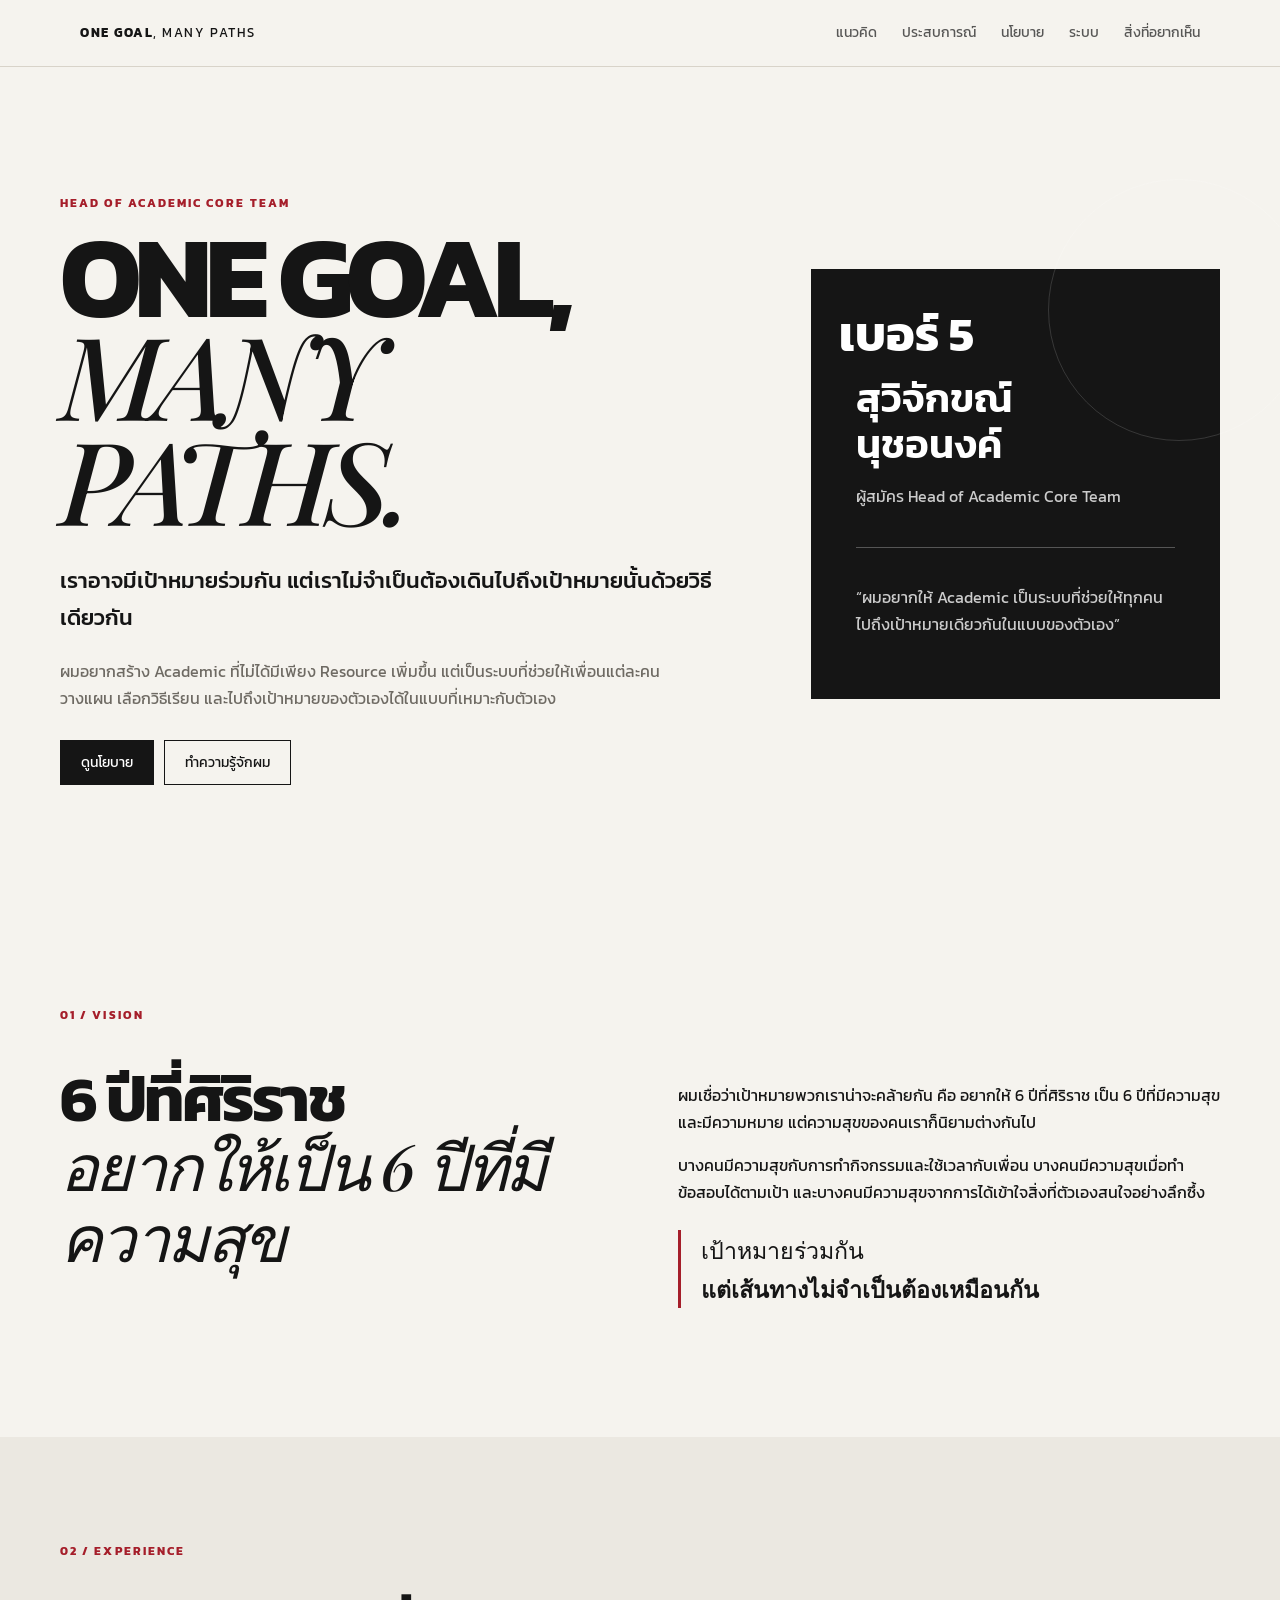
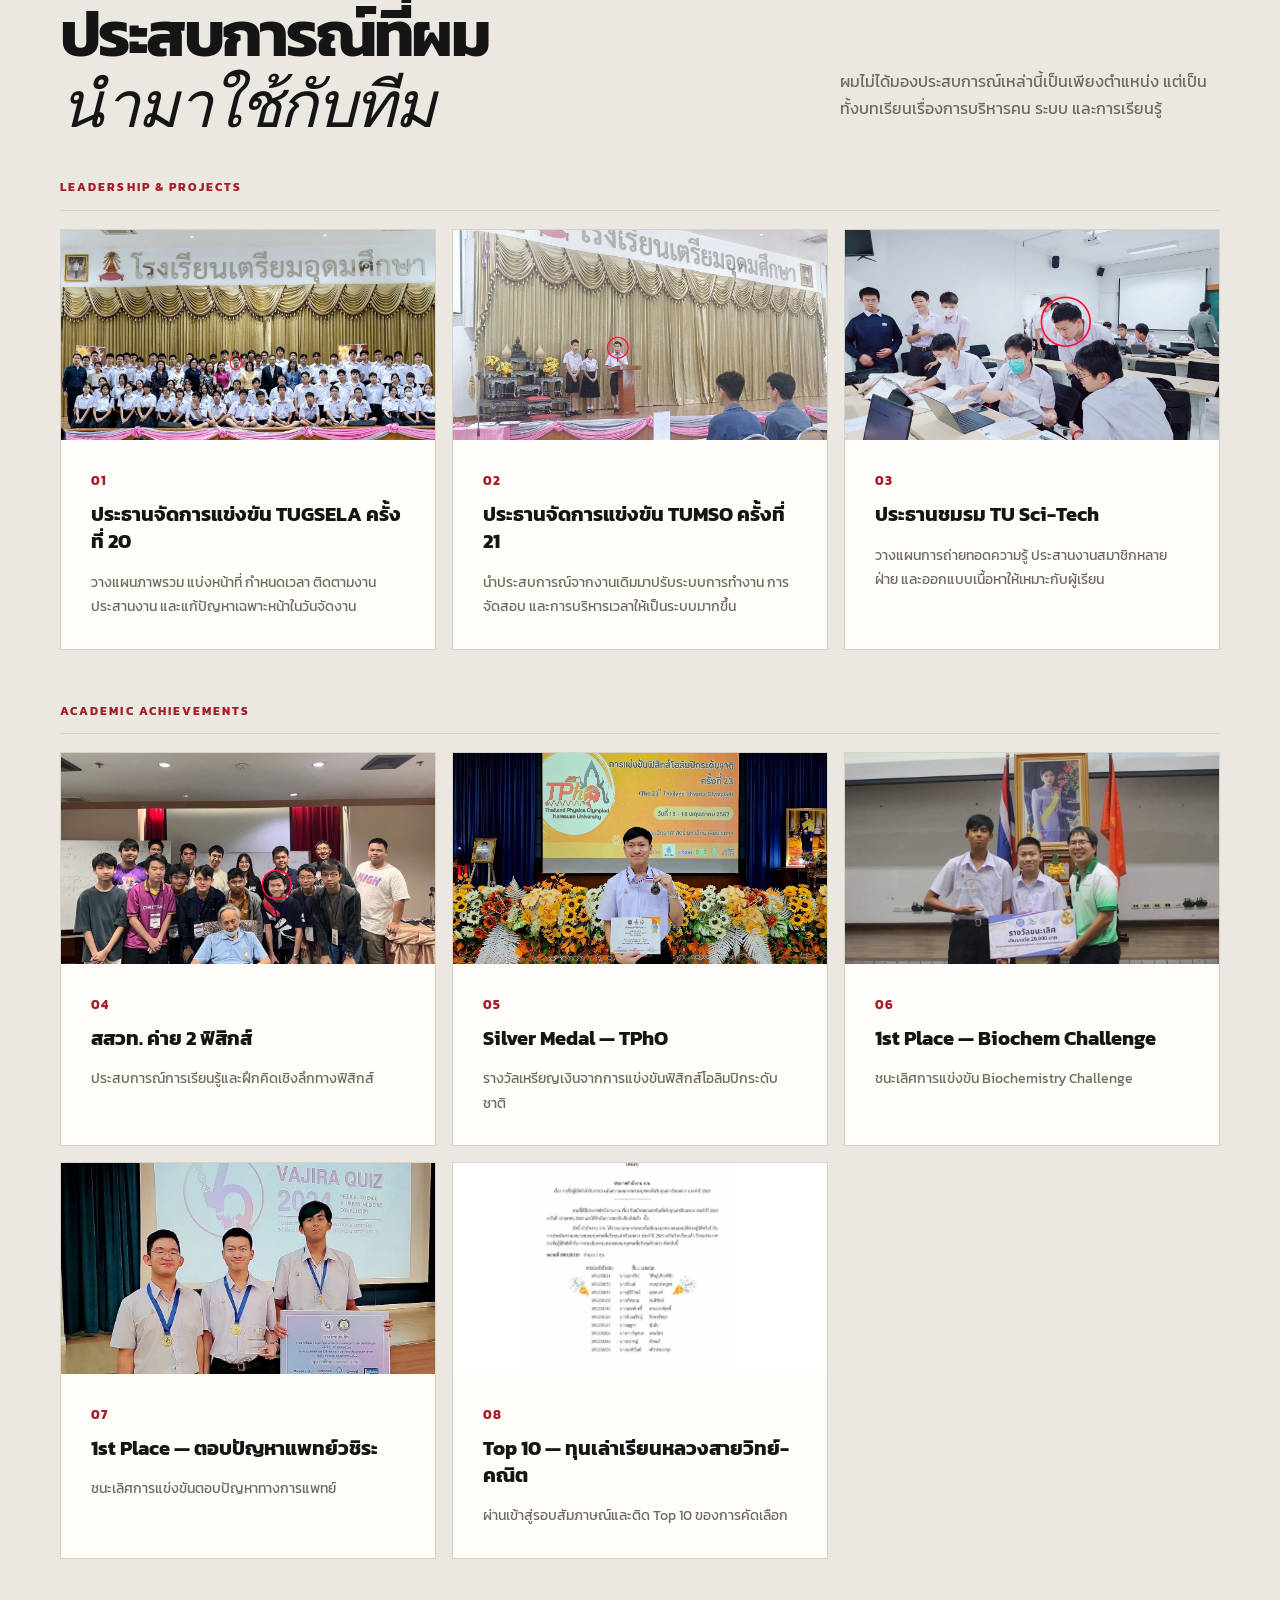
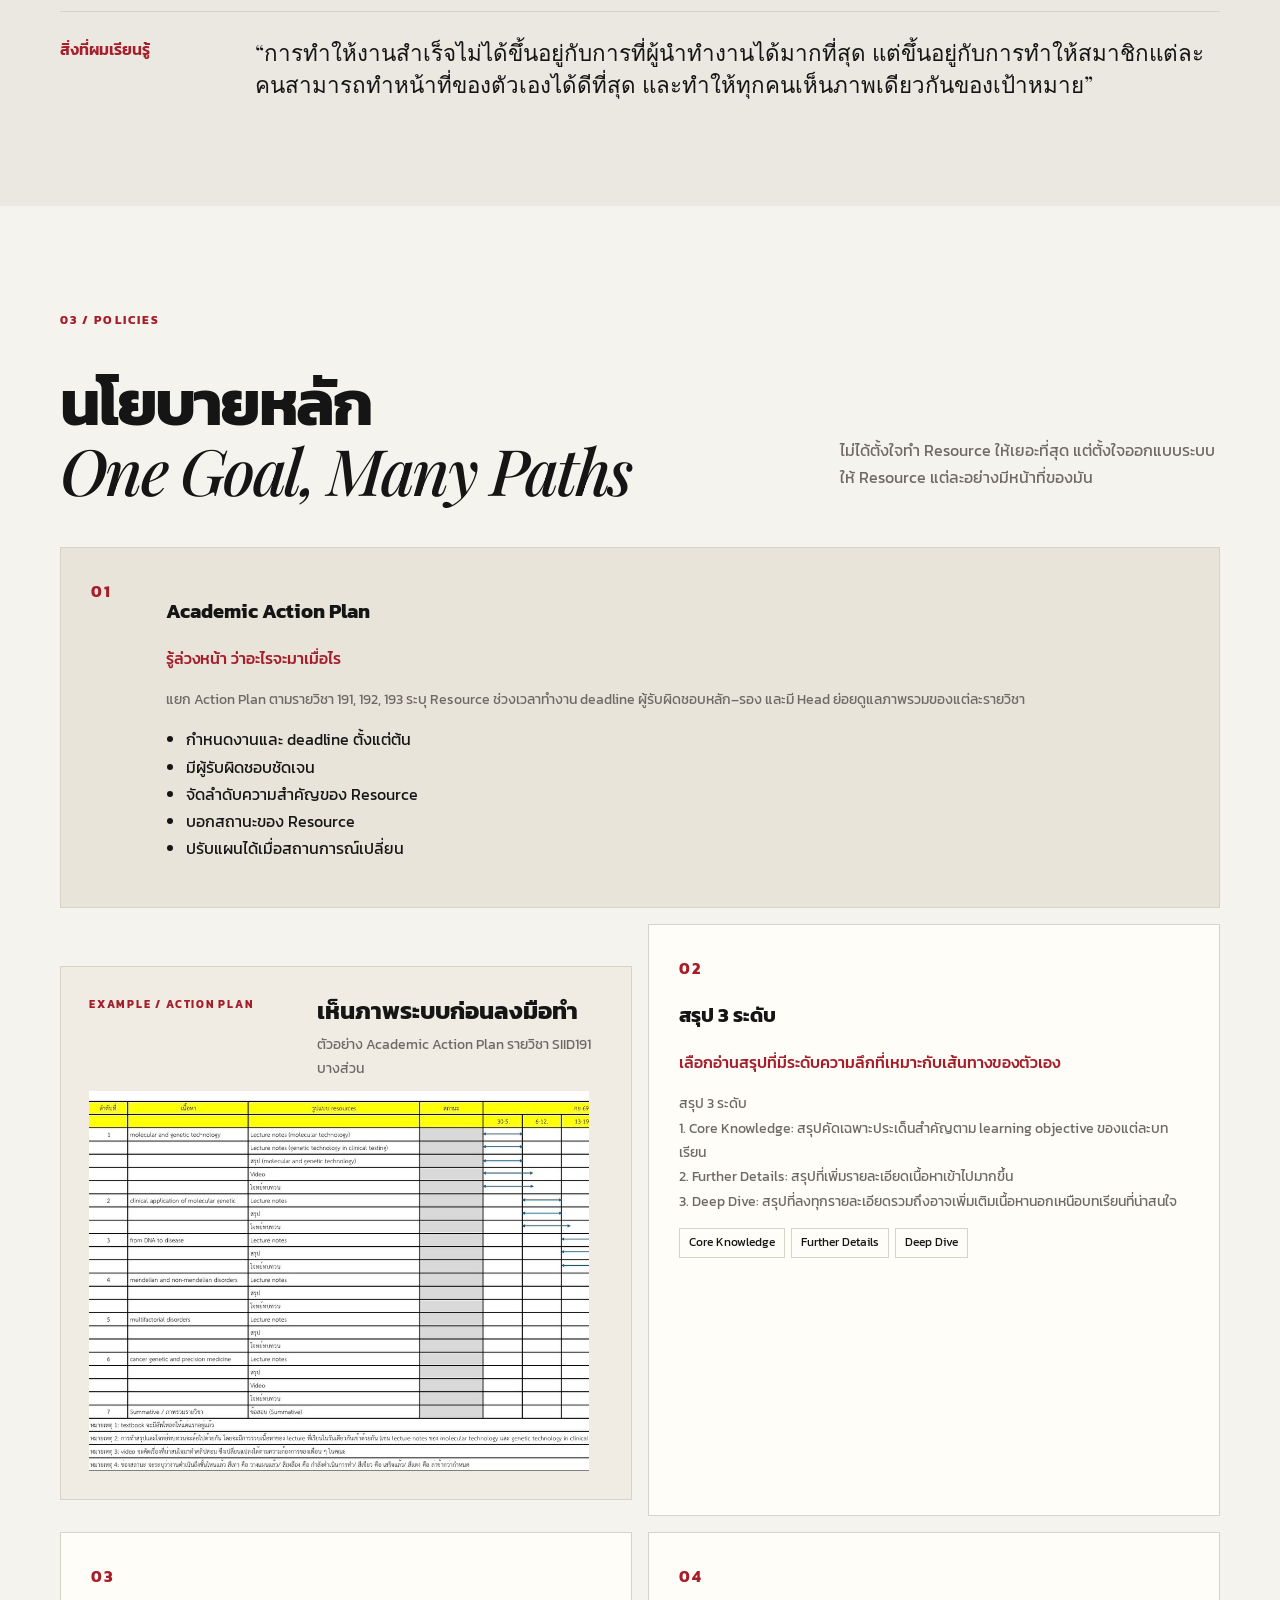
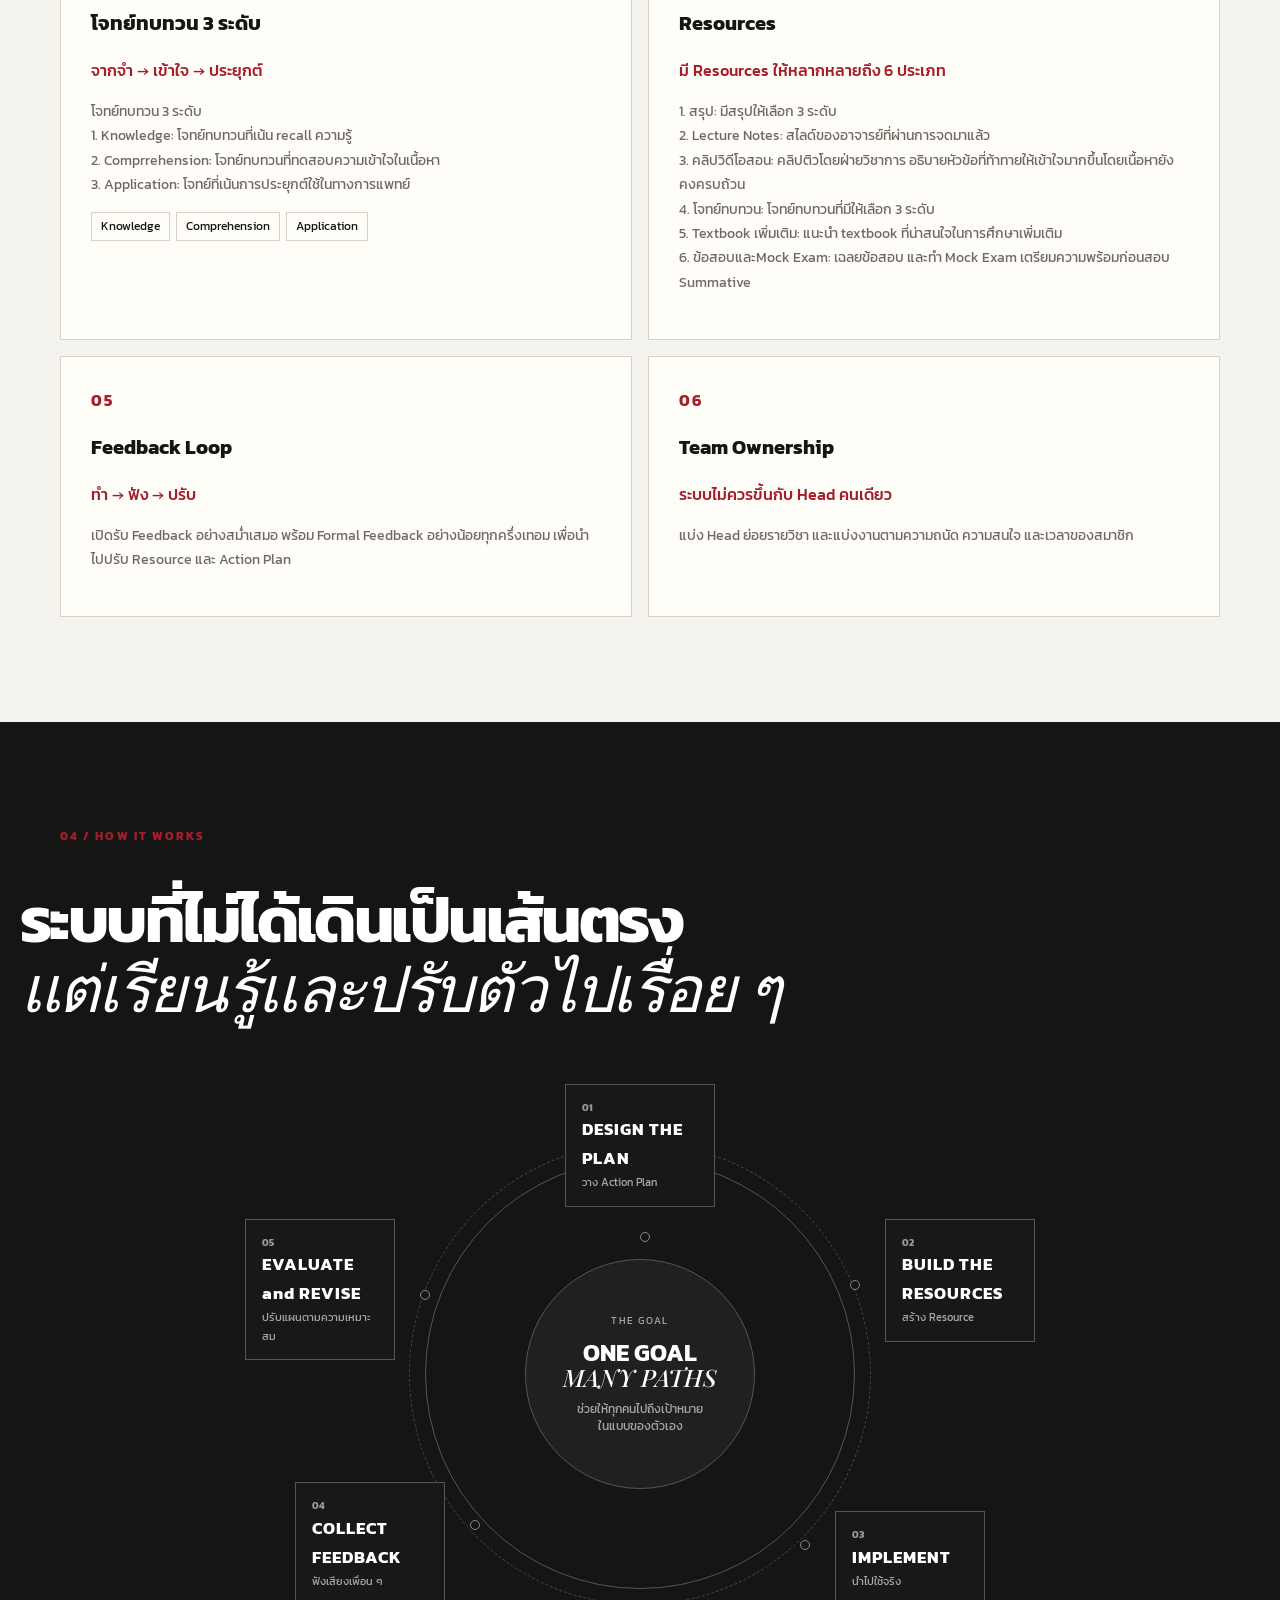
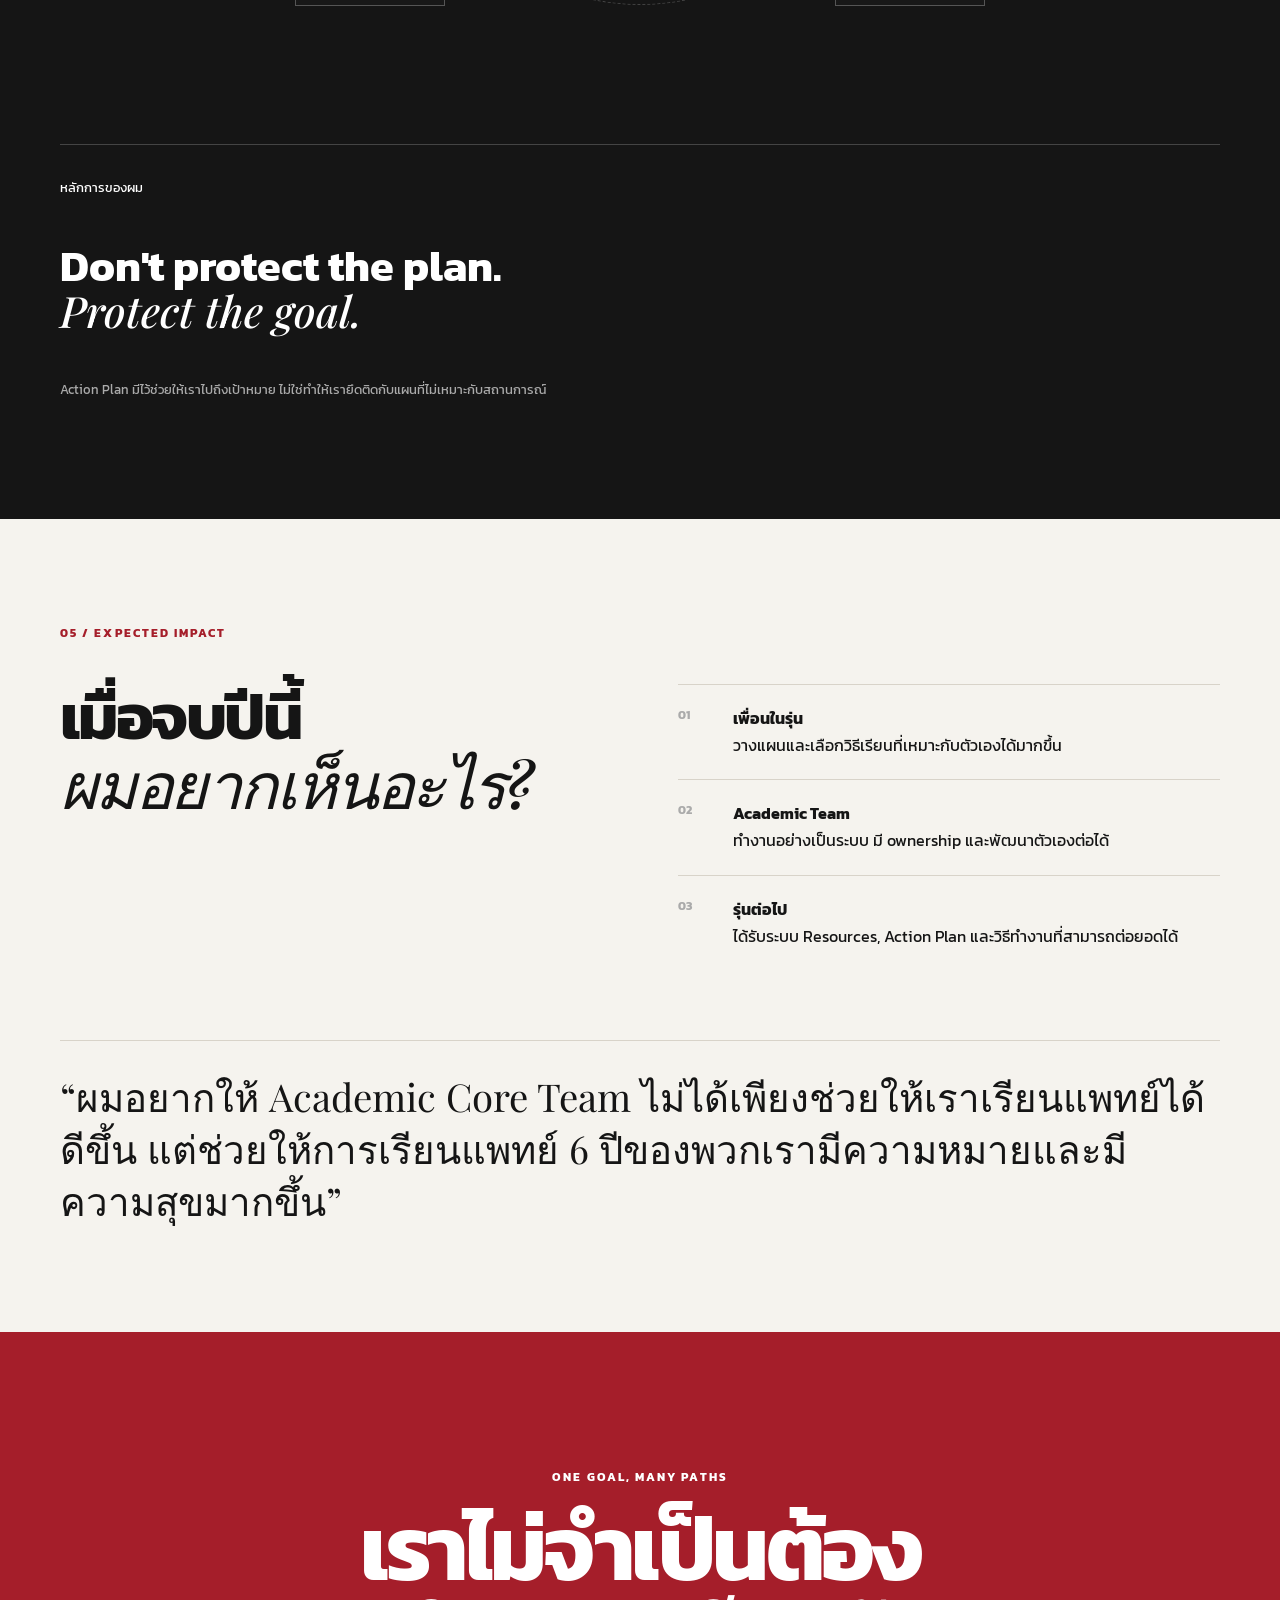
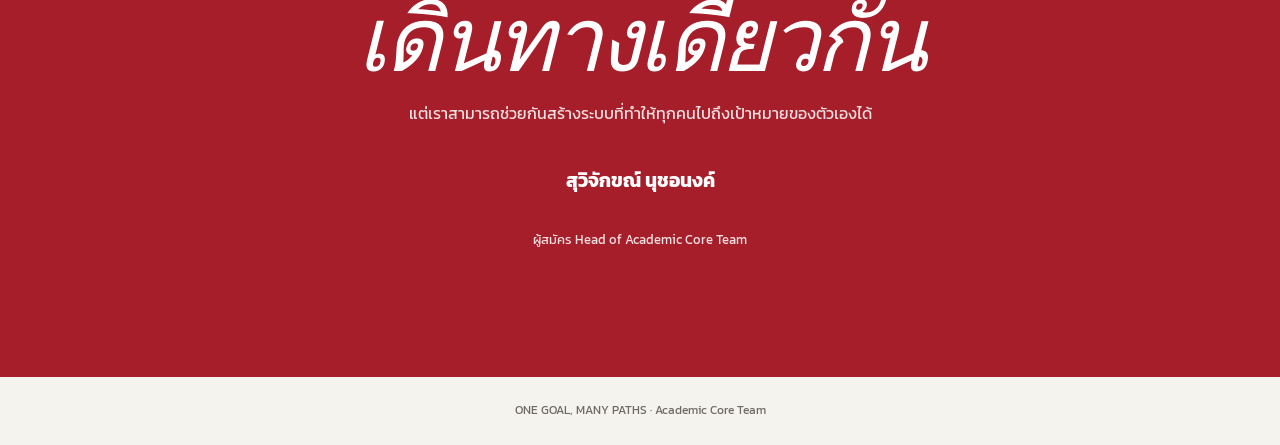
<file: index.html>
<!doctype html>
<html lang="th">
<head>
<meta charset="utf-8"><meta name="viewport" content="width=device-width,initial-scale=1">
<title>ONE GOAL, MANY PATHS — Academic Core Team</title>
<link rel="stylesheet" href="style.css">
</head>
<body>
<header class="nav"><div class="navin">
<a class="brand" href="#top">ONE GOAL<span>, MANY PATHS</span></a>
<button class="menu">☰</button>
<nav><a href="#vision">แนวคิด</a><a href="#experience">ประสบการณ์</a><a href="#policies">นโยบาย</a><a href="#system">ระบบ</a><a href="#impact">สิ่งที่อยากเห็น</a></nav>
</div></header>

<section class="hero" id="top"><div class="hero-grid">
<div><p class="eyebrow">HEAD OF ACADEMIC CORE TEAM</p>
<h1>ONE GOAL,<br><em>MANY PATHS.</em></h1>
<p class="lead">เราอาจมีเป้าหมายร่วมกัน แต่เราไม่จำเป็นต้องเดินไปถึงเป้าหมายนั้นด้วยวิธีเดียวกัน</p>
<p class="muted">ผมอยากสร้าง Academic ที่ไม่ได้มีเพียง Resource เพิ่มขึ้น แต่เป็นระบบที่ช่วยให้เพื่อนแต่ละคนวางแผน เลือกวิธีเรียน และไปถึงเป้าหมายของตัวเองได้ในแบบที่เหมาะกับตัวเอง</p>
<div class="actions"><a class="btn dark" href="#policies">ดูนโยบาย</a><a class="btn" href="#experience">ทำความรู้จักผม</a></div></div>
<div class="hero-card"><div class="num">เบอร์ 5</div><div class="name">สุวิจักขณ์<br>นุชอนงค์</div><p>ผู้สมัคร Head of Academic Core Team</p><hr><p>“ผมอยากให้ Academic เป็นระบบที่ช่วยให้ทุกคนไปถึงเป้าหมายเดียวกันในแบบของตัวเอง”</p></div>
</div></section>

<section class="section" id="vision"><div class="label">01 / VISION</div><div class="twocol">
<div><h2>6 ปีที่ศิริราช<br><em>อยากให้เป็น 6 ปีที่มีความสุข</em></h2></div>
<div><p>ผมเชื่อว่าเป้าหมายพวกเราน่าจะคล้ายกัน คือ อยากให้ 6 ปีที่ศิริราช เป็น 6 ปีที่มีความสุขและมีความหมาย แต่ความสุขของคนเราก็นิยามต่างกันไป</p>
<p>บางคนมีความสุขกับการทำกิจกรรมและใช้เวลากับเพื่อน บางคนมีความสุขเมื่อทำข้อสอบได้ตามเป้า และบางคนมีความสุขจากการได้เข้าใจสิ่งที่ตัวเองสนใจอย่างลึกซึ้ง</p>
<blockquote>เป้าหมายร่วมกัน<br><strong>แต่เส้นทางไม่จำเป็นต้องเหมือนกัน</strong></blockquote></div></div></section>

<section class="section alt" id="experience"><div class="label">02 / EXPERIENCE</div><div class="head"><h2>ประสบการณ์ที่ผม<br><em>นำมาใช้กับทีม</em></h2><p>ผมไม่ได้มองประสบการณ์เหล่านี้เป็นเพียงตำแหน่ง แต่เป็นทั้งบทเรียนเรื่องการบริหารคน ระบบ และการเรียนรู้</p></div>
<div class="experience-group"><div class="group-title">LEADERSHIP &amp; PROJECTS</div><div class="cards experience-grid">
<article class="experience-card"><div class="experience-image"><img src="assets/tugsela.jpg" alt="TUGSELA 20"></div><div class="card-copy"><small>01</small><h3>ประธานจัดการแข่งขัน TUGSELA ครั้งที่ 20</h3><p>วางแผนภาพรวม แบ่งหน้าที่ กำหนดเวลา ติดตามงาน ประสานงาน และแก้ปัญหาเฉพาะหน้าในวันจัดงาน</p></div></article>
<article class="experience-card"><div class="experience-image"><img src="assets/tumso.jpg" alt="TUMSO 21"></div><div class="card-copy"><small>02</small><h3>ประธานจัดการแข่งขัน TUMSO ครั้งที่ 21</h3><p>นำประสบการณ์จากงานเดิมมาปรับระบบการทำงาน การจัดสอบ และการบริหารเวลาให้เป็นระบบมากขึ้น</p></div></article>
<article class="experience-card"><div class="experience-image"><img src="assets/scitech.jpg" alt="TU Sci-Tech"></div><div class="card-copy"><small>03</small><h3>ประธานชมรม TU Sci-Tech</h3><p>วางแผนการถ่ายทอดความรู้ ประสานงานสมาชิกหลายฝ่าย และออกแบบเนื้อหาให้เหมาะกับผู้เรียน</p></div></article>
</div></div>
<div class="experience-group"><div class="group-title">ACADEMIC ACHIEVEMENTS</div><div class="cards experience-grid academic-grid">
<article class="experience-card"><div class="experience-image"><img src="assets/ipst2.jpg" alt="IPST2"></div><div class="card-copy"><small>04</small><h3>สสวท. ค่าย 2 ฟิสิกส์</h3><p>ประสบการณ์การเรียนรู้และฝึกคิดเชิงลึกทางฟิสิกส์</p></div></article>
<article class="experience-card"><div class="experience-image"><img src="assets/tpho.jpg" alt="TPhO"></div><div class="card-copy"><small>05</small><h3>Silver Medal — TPhO</h3><p>รางวัลเหรียญเงินจากการแข่งขันฟิสิกส์โอลิมปิกระดับชาติ</p></div></article>
<article class="experience-card"><div class="experience-image"><img src="assets/biochem.jpg" alt="Biochem Challenge"></div><div class="card-copy"><small>06</small><h3>1st Place — Biochem Challenge</h3><p>ชนะเลิศการแข่งขัน Biochemistry Challenge</p></div></article>
<article class="experience-card"><div class="experience-image"><img src="assets/vajira.jpg" alt="VajiraQuiz"></div><div class="card-copy"><small>07</small><h3>1st Place — ตอบปัญหาแพทย์วชิระ</h3><p>ชนะเลิศการแข่งขันตอบปัญหาทางการแพทย์</p></div></article>
<article class="experience-card"><div class="experience-image"><img src="assets/king.jpg" alt="King"></div><div class="card-copy"><small>08</small><h3>Top 10 — ทุนเล่าเรียนหลวงสายวิทย์-คณิต</h3><p>ผ่านเข้าสู่รอบสัมภาษณ์และติด Top 10 ของการคัดเลือก</p></div></article>
</div></div>
<div class="lesson"><span>สิ่งที่ผมเรียนรู้</span><p>“การทำให้งานสำเร็จไม่ได้ขึ้นอยู่กับการที่ผู้นำทำงานได้มากที่สุด แต่ขึ้นอยู่กับการทำให้สมาชิกแต่ละคนสามารถทำหน้าที่ของตัวเองได้ดีที่สุด และทำให้ทุกคนเห็นภาพเดียวกันของเป้าหมาย”</p></div>
</section>

<section class="section" id="policies"><div class="label">03 / POLICIES</div><div class="head"><h2>นโยบายหลัก<br><em>One Goal, Many Paths</em></h2><p>ไม่ได้ตั้งใจทำ Resource ให้เยอะที่สุด แต่ตั้งใจออกแบบระบบให้ Resource แต่ละอย่างมีหน้าที่ของมัน</p></div>
<div class="policies">
<article class="wide"><b>01</b><div><h3>Academic Action Plan</h3><strong>รู้ล่วงหน้า ว่าอะไรจะมาเมื่อไร</strong><p>แยก Action Plan ตามรายวิชา 191, 192, 193 ระบุ Resource ช่วงเวลาทำงาน deadline ผู้รับผิดชอบหลัก–รอง และมี Head ย่อยดูแลภาพรวมของแต่ละรายวิชา</p><ul><li>กำหนดงานและ deadline ตั้งแต่ต้น</li><li>มีผู้รับผิดชอบชัดเจน</li><li>จัดลำดับความสำคัญของ Resource</li><li>บอกสถานะของ Resource</li><li>ปรับแผนได้เมื่อสถานการณ์เปลี่ยน</li></ul></div></article>
<div class="action-plan-showcase"><div class="showcase-label">EXAMPLE / ACTION PLAN</div><div><h3>เห็นภาพระบบก่อนลงมือทำ</h3><p>ตัวอย่าง Academic Action Plan รายวิชา SIID191 บางส่วน</p></div><div class="experience-image2"><img src="assets/actionplan.jpg" alt="Action Plan"></div></div>
<article><b>02</b><h3>สรุป 3 ระดับ</h3><strong>เลือกอ่านสรุปที่มีระดับความลึกที่เหมาะกับเส้นทางของตัวเอง</strong><p>สรุป 3 ระดับ<br>1. Core Knowledge: สรุปคัดเฉพาะประเด็นสำคัญตาม learning objective ของแต่ละบทเรียน<br>2. Further Details: สรุปที่เพิ่มรายละเอียดเนื้อหาเข้าไปมากขึ้น<br>3. Deep Dive: สรุปที่ลงทุกรายละเอียดรวมถึงอาจเพิ่มเติมเนื้อหานอกเหนือบทเรียนที่น่าสนใจ</p><div class="tags"><span>Core Knowledge</span><span>Further Details</span><span>Deep Dive</span></div></article>
<article><b>03</b><h3>โจทย์ทบทวน 3 ระดับ</h3><strong>จากจำ → เข้าใจ → ประยุกต์</strong><p>โจทย์ทบทวน 3 ระดับ<br>1. Knowledge: โจทย์ทบทวนที่เน้น recall ความรู้<br>2. Comprrehension: โจทย์ทบทวนที่ทดสอบความเข้าใจในเนื้อหา<br>3. Application: โจทย์ที่เน้นการประยุกต์ใช้ในทางการแพทย์</p><div class="tags"><span>Knowledge</span><span>Comprehension</span><span>Application</span></div></article>
<article><b>04</b><h3>Resources</h3><strong>มี Resources ให้หลากหลายถึง 6 ประเภท</strong><p>1. สรุป: มีสรุปให้เลือก 3 ระดับ<br>2. Lecture Notes: สไลด์ของอาจารย์ที่ผ่านการจดมาแล้ว<br>3. คลิปวิดีโอสอน: คลิปติวโดยฝ่ายวิชาการ อธิบายหัวข้อที่ท้าทายให้เข้าใจมากขึ้นโดยเนื้อหายังคงครบถ้วน<br>4. โจทย์ทบทวน: โจทย์ทบทวนที่มีให้เลือก 3 ระดับ<br>5. Textbook เพิ่มเติม: แนะนำ textbook ที่น่าสนใจในการศึกษาเพิ่มเติม<br>6. ข้อสอบและMock Exam: เฉลยข้อสอบ และทำ Mock Exam เตรียมความพร้อมก่อนสอบ Summative</p></article>
<article><b>05</b><h3>Feedback Loop</h3><strong>ทำ → ฟัง → ปรับ</strong><p>เปิดรับ Feedback อย่างสม่ำเสมอ พร้อม Formal Feedback อย่างน้อยทุกครึ่งเทอม เพื่อนำไปปรับ Resource และ Action Plan</p></article>
<article><b>06</b><h3>Team Ownership</h3><strong>ระบบไม่ควรขึ้นกับ Head คนเดียว</strong><p>แบ่ง Head ย่อยรายวิชา และแบ่งงานตามความถนัด ความสนใจ และเวลาของสมาชิก</p></article>
</div></section>

<section class="section dark" id="system"><div class="label">04 / HOW IT WORKS</div><h2>ระบบที่ไม่ได้เดินเป็นเส้นตรง<br><em>แต่เรียนรู้และปรับตัวไปเรื่อย ๆ</em></h2>
<div class="system-loop"><div class="loop-ring"></div><div class="loop-center"><small>THE GOAL</small><strong>ONE GOAL<br><em>MANY PATHS</em></strong><span>ช่วยให้ทุกคนไปถึงเป้าหมาย<br>ในแบบของตัวเอง</span></div>
<div class="loop-node n1"><b>01</b><strong>DESIGN THE PLAN</strong><span>วาง Action Plan</span></div><div class="loop-node n2"><b>02</b><strong>BUILD THE RESOURCES</strong><span>สร้าง Resource</span></div><div class="loop-node n3"><b>03</b><strong>IMPLEMENT</strong><span>นำไปใช้จริง</span></div><div class="loop-node n4"><b>04</b><strong>COLLECT FEEDBACK</strong><span>ฟังเสียงเพื่อน ๆ</span></div><div class="loop-node n5"><b>05</b><strong>EVALUATE and REVISE</strong><span>ปรับแผนตามความเหมาะสม</span></div></div>
<div class="principle"><small>หลักการของผม</small><h3>Don't protect the plan.<br><em>Protect the goal.</em></h3><p>Action Plan มีไว้ช่วยให้เราไปถึงเป้าหมาย ไม่ใช่ทำให้เรายึดติดกับแผนที่ไม่เหมาะกับสถานการณ์</p></div></section>

<section class="section" id="impact"><div class="label">05 / EXPECTED IMPACT</div><div class="twocol"><div><h2>เมื่อจบปีนี้<br><em>ผมอยากเห็นอะไร?</em></h2></div>
<div class="impacts"><div><b>01</b><p><strong>เพื่อนในรุ่น</strong><br>วางแผนและเลือกวิธีเรียนที่เหมาะกับตัวเองได้มากขึ้น</p></div><div><b>02</b><p><strong>Academic Team</strong><br>ทำงานอย่างเป็นระบบ มี ownership และพัฒนาตัวเองต่อได้</p></div><div><b>03</b><p><strong>รุ่นต่อไป</strong><br>ได้รับระบบ Resources, Action Plan และวิธีทำงานที่สามารถต่อยอดได้</p></div></div></div>
<div class="closing">“ผมอยากให้ Academic Core Team ไม่ได้เพียงช่วยให้เราเรียนแพทย์ได้ดีขึ้น แต่ช่วยให้การเรียนแพทย์ 6 ปีของพวกเรามีความหมายและมีความสุขมากขึ้น”</div></section>

<section class="cta"><p class="eyebrow">ONE GOAL, MANY PATHS</p><h2>เราไม่จำเป็นต้อง<br><em>เดินทางเดียวกัน</em></h2><p>แต่เราสามารถช่วยกันสร้างระบบที่ทำให้ทุกคนไปถึงเป้าหมายของตัวเองได้</p><strong>สุวิจักขณ์ นุชอนงค์</strong><br><small>ผู้สมัคร Head of Academic Core Team</small></section>
<footer>ONE GOAL, MANY PATHS · Academic Core Team</footer>
<script src="script.js"></script>
</body></html>
</file>
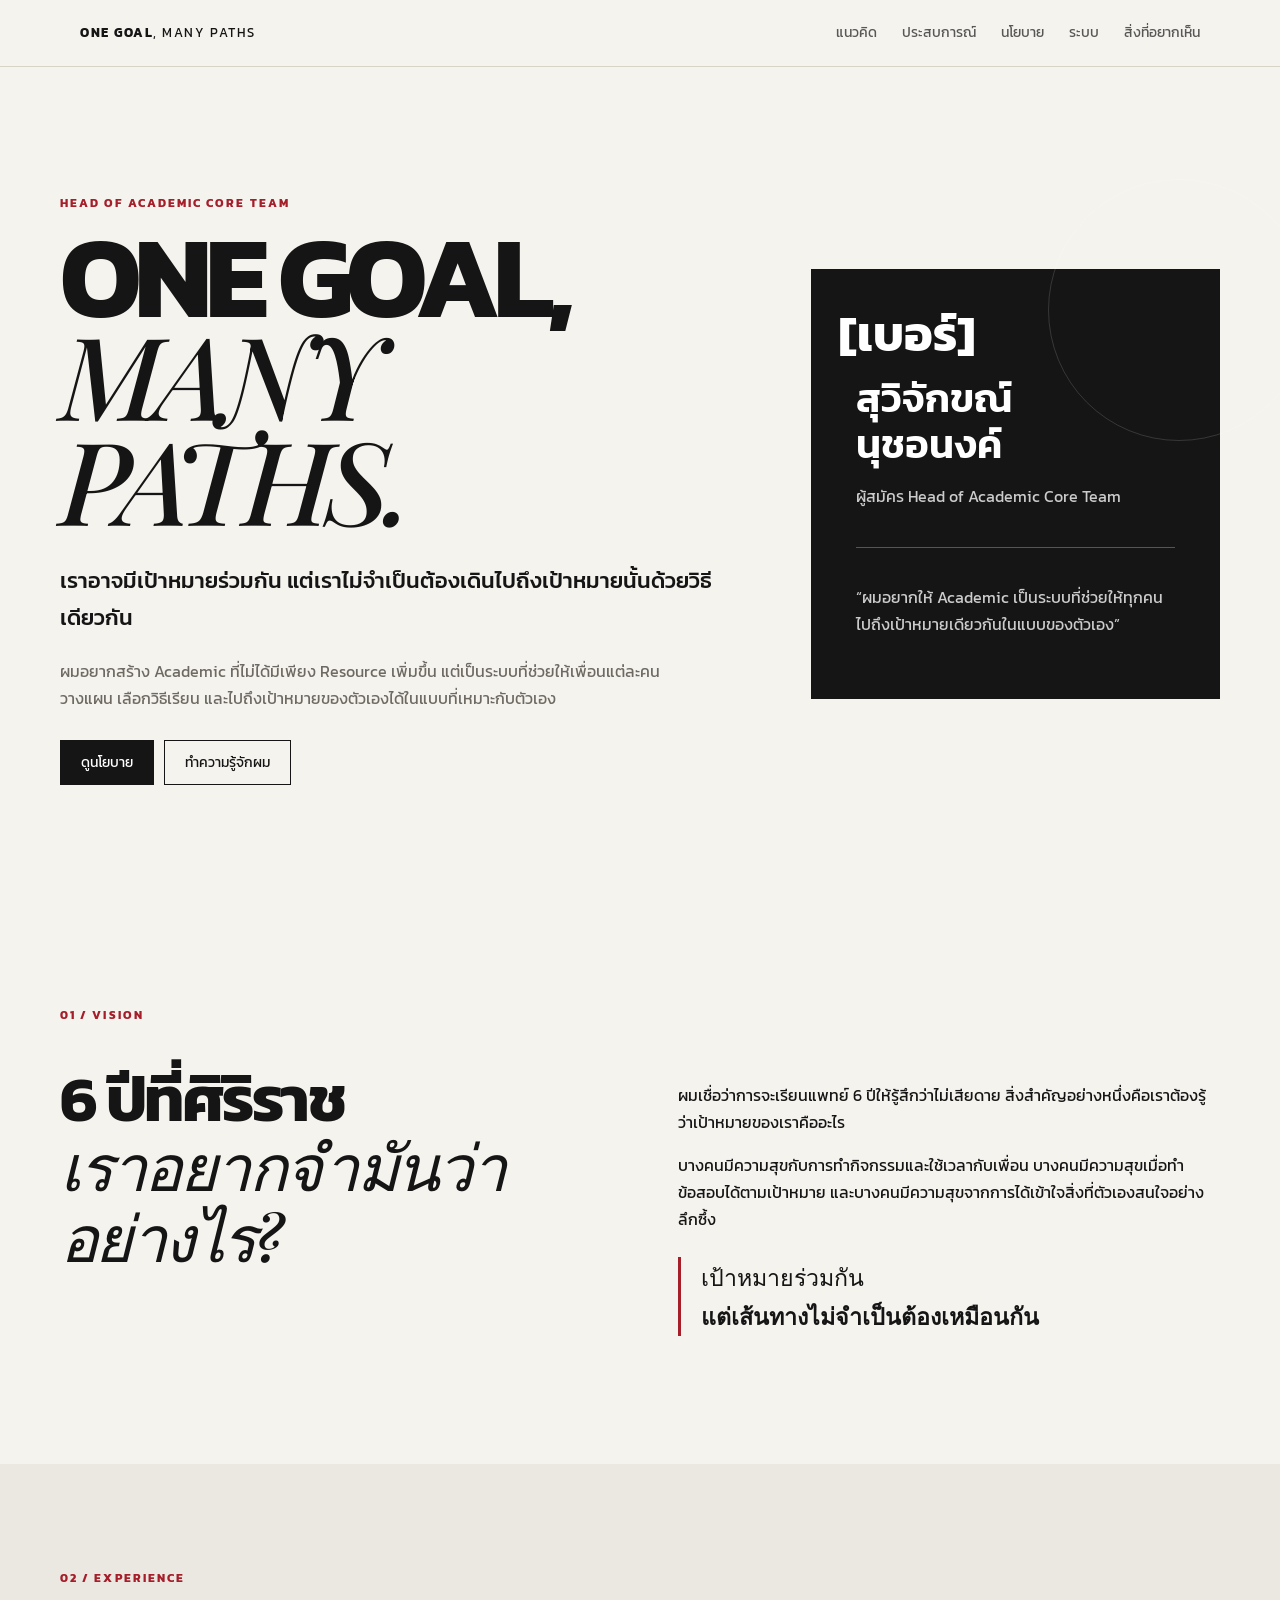
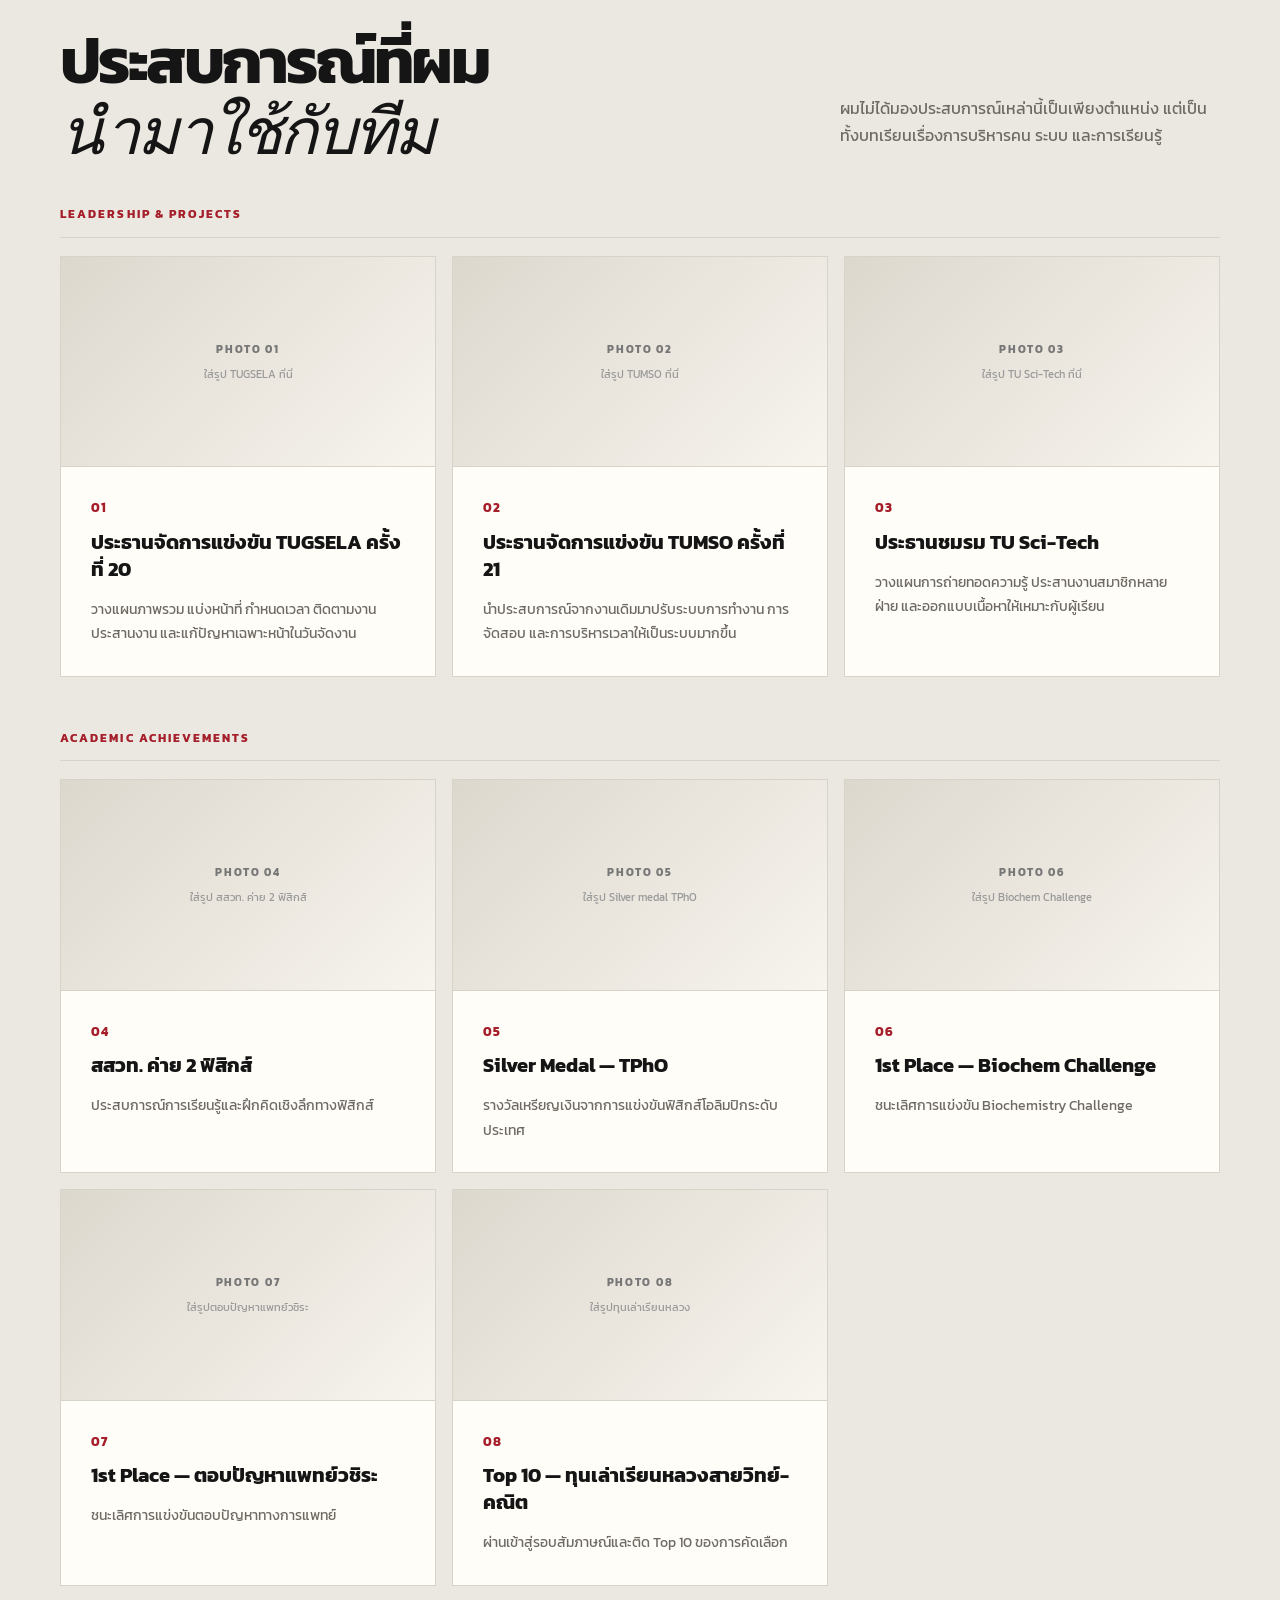
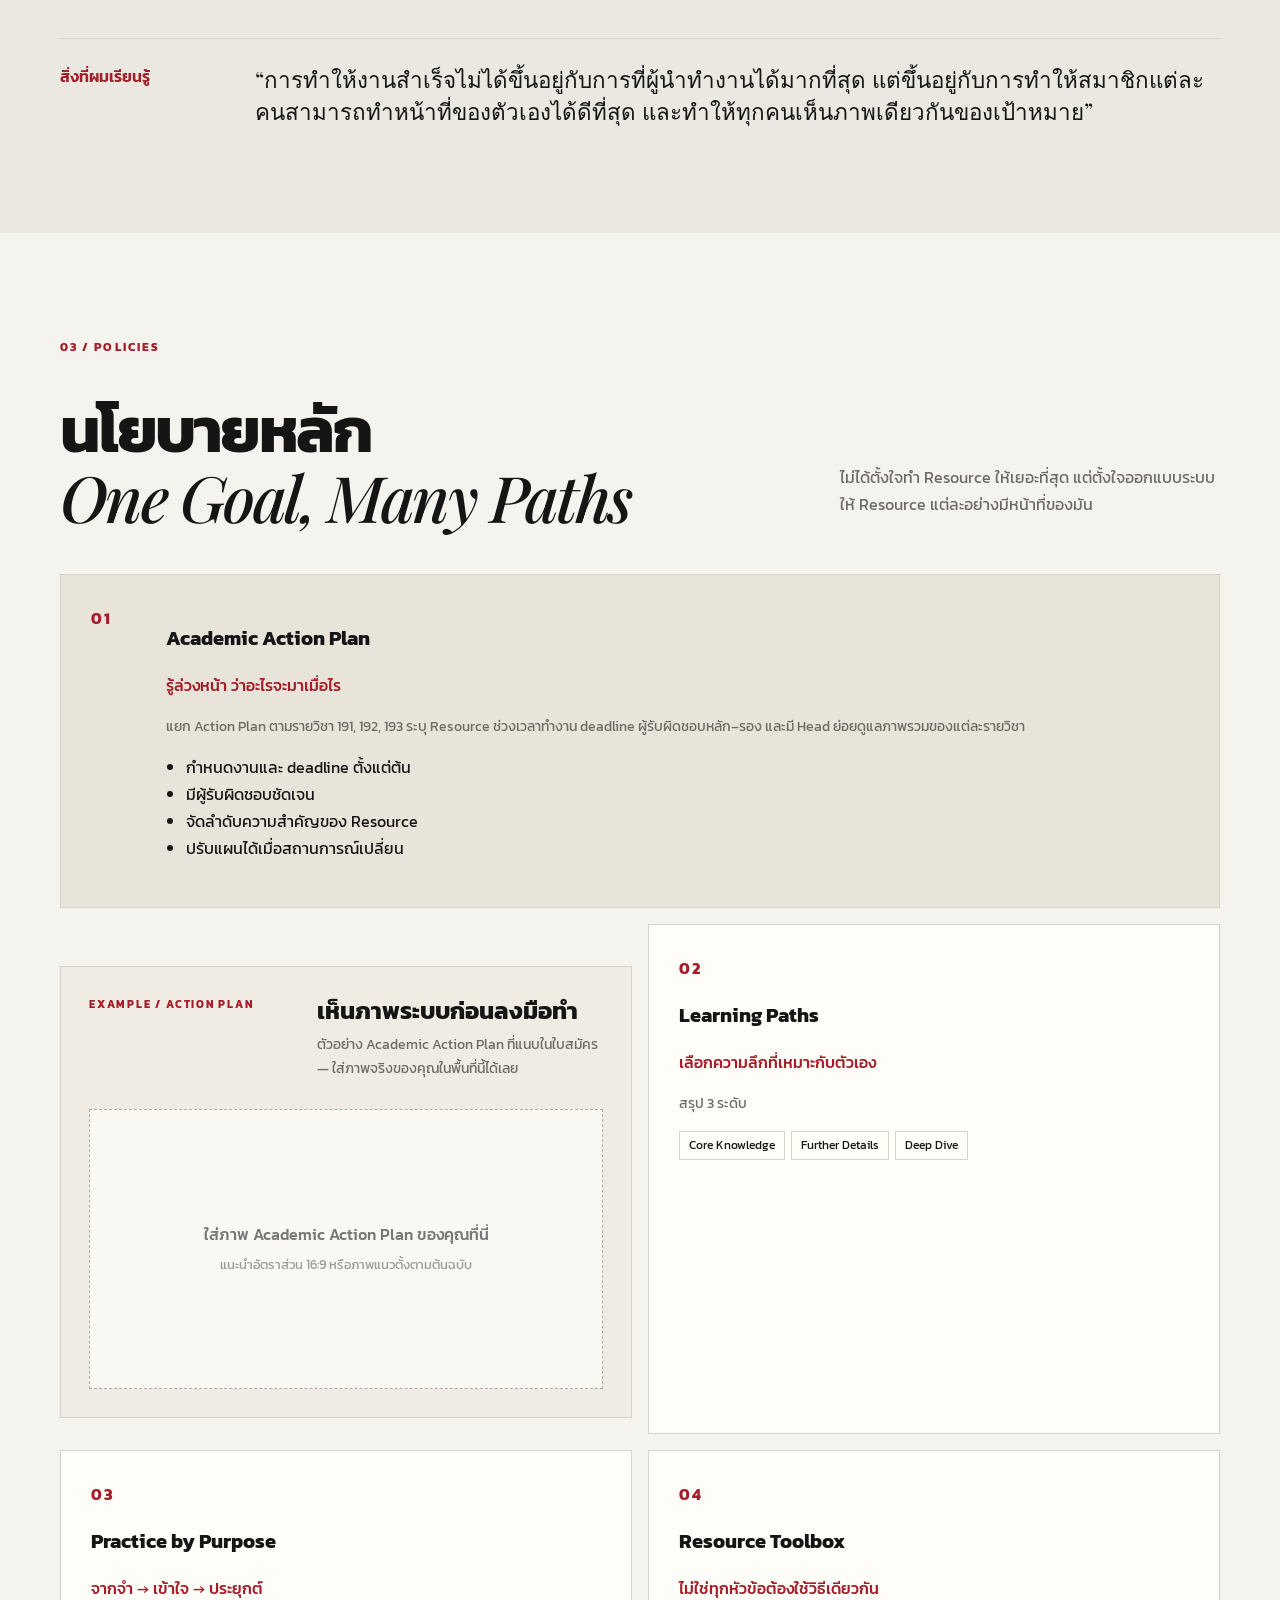
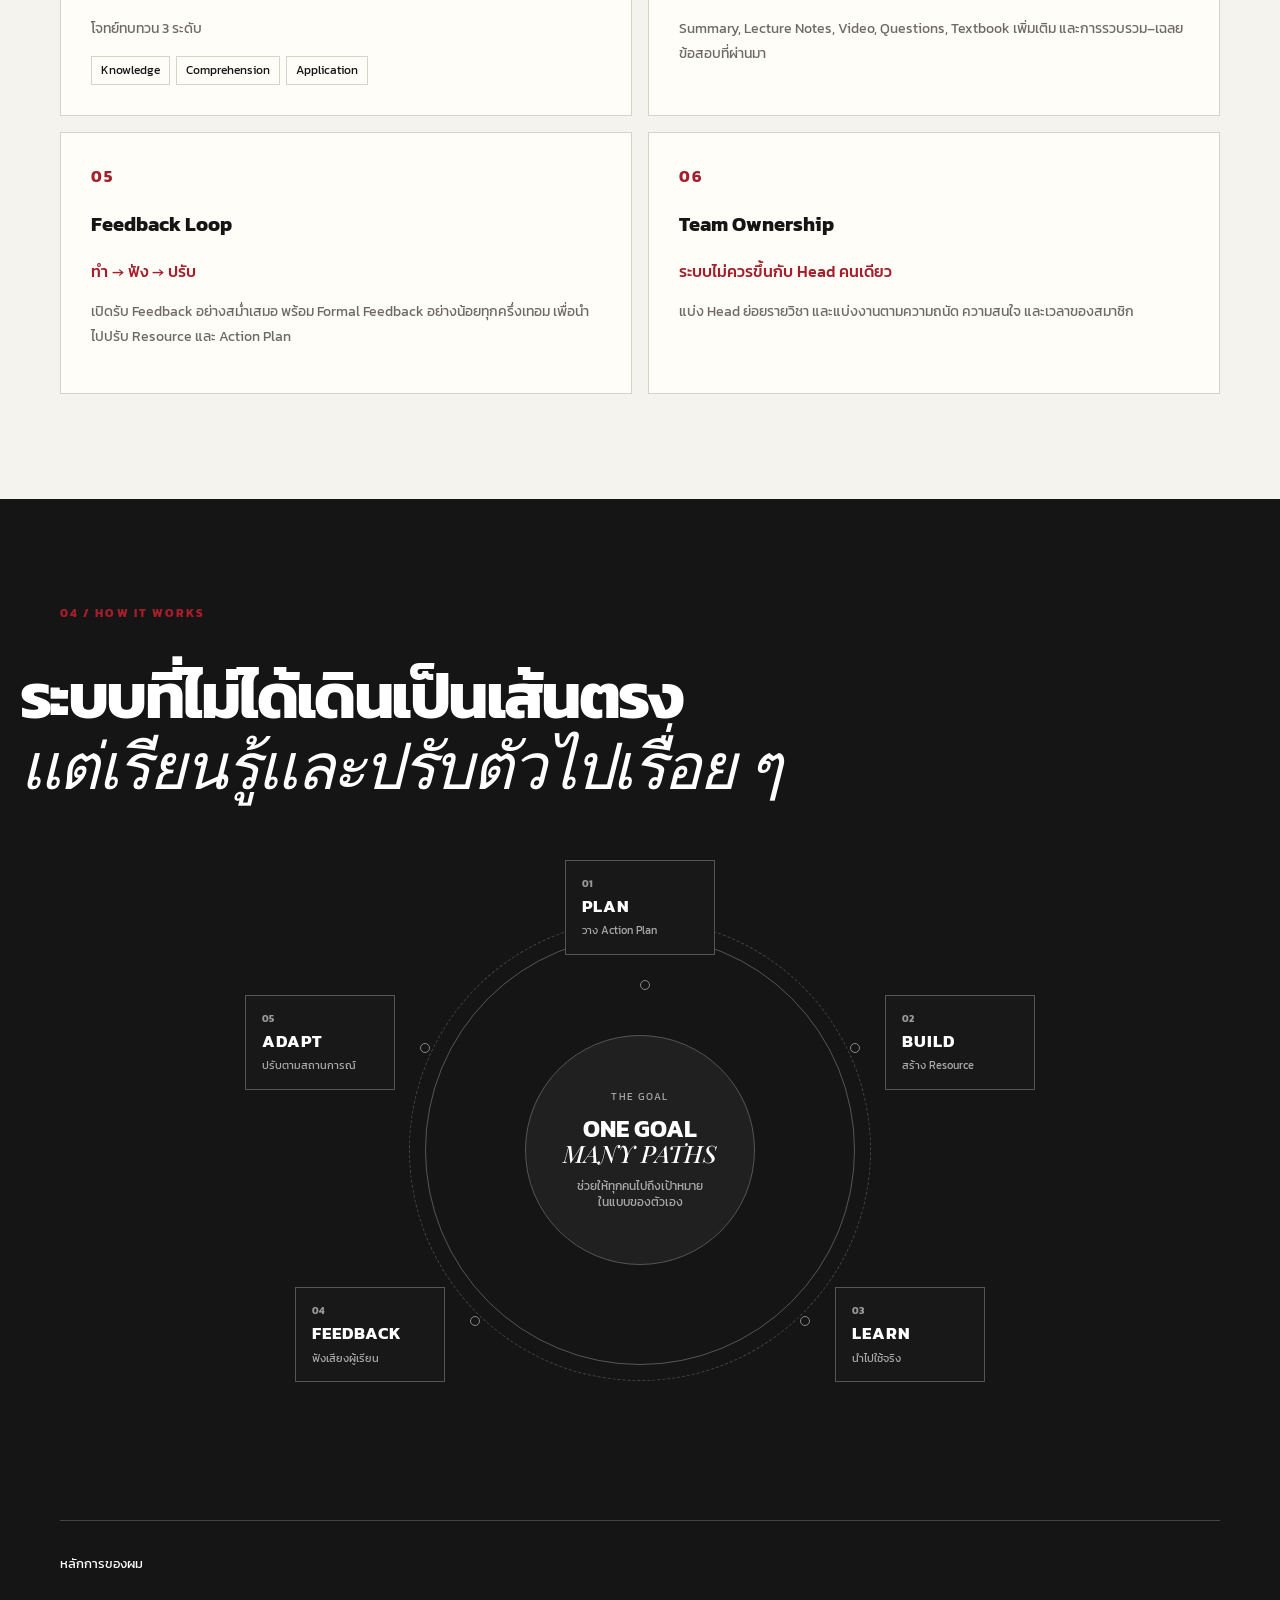
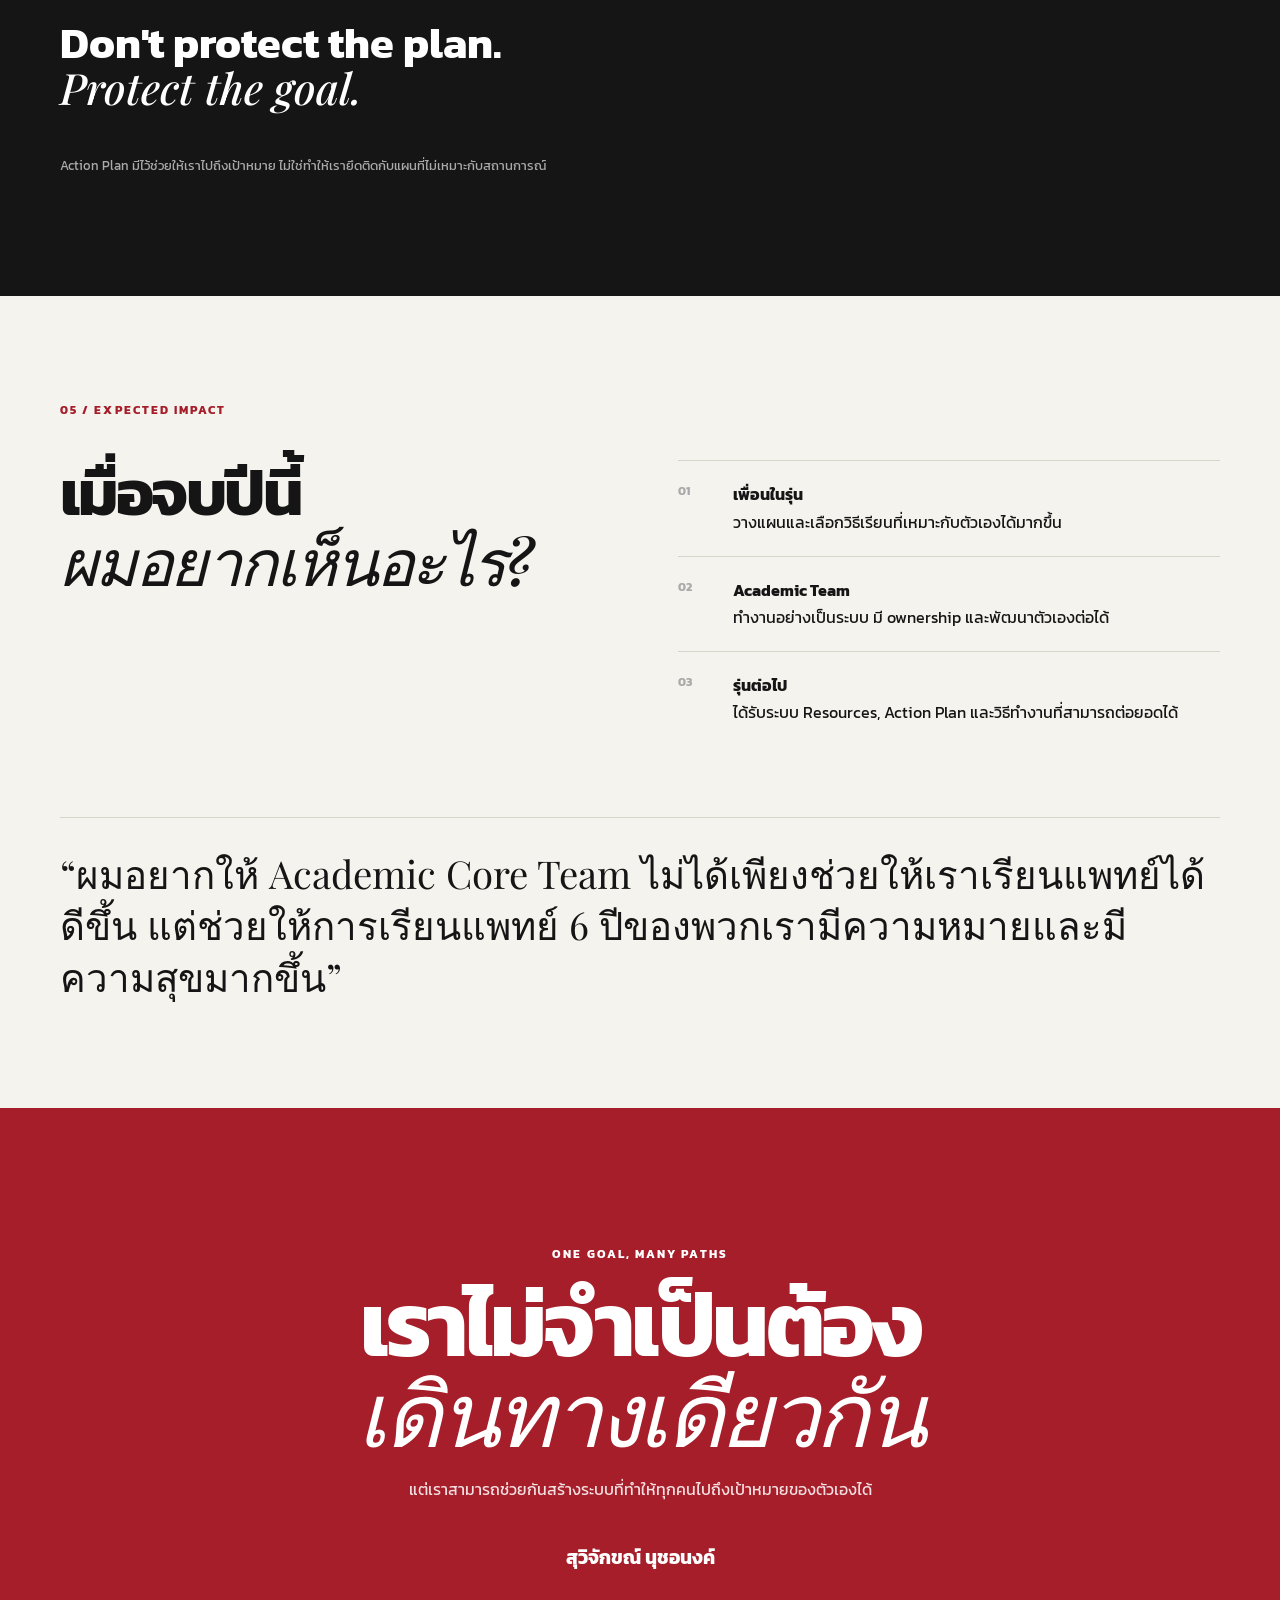
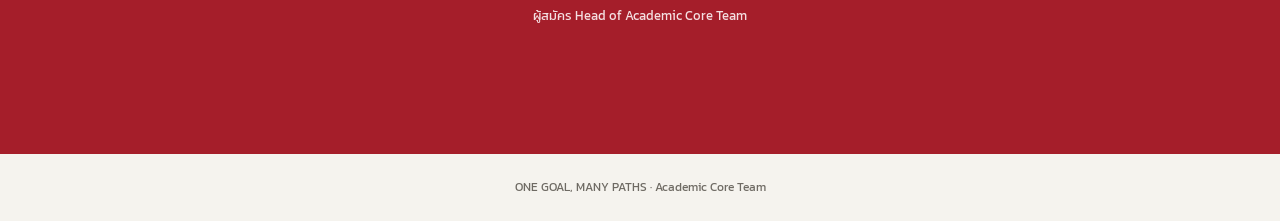
<file: index 2.html>
<!doctype html>
<html lang="th">
<head>
<meta charset="utf-8"><meta name="viewport" content="width=device-width,initial-scale=1">
<title>ONE GOAL, MANY PATHS — Academic Core Team</title>
<link rel="stylesheet" href="style.css">
</head>
<body>
<header class="nav"><div class="navin">
<a class="brand" href="#top">ONE GOAL<span>, MANY PATHS</span></a>
<button class="menu">☰</button>
<nav><a href="#vision">แนวคิด</a><a href="#experience">ประสบการณ์</a><a href="#policies">นโยบาย</a><a href="#system">ระบบ</a><a href="#impact">สิ่งที่อยากเห็น</a></nav>
</div></header>

<section class="hero" id="top"><div class="hero-grid">
<div><p class="eyebrow">HEAD OF ACADEMIC CORE TEAM</p>
<h1>ONE GOAL,<br><em>MANY PATHS.</em></h1>
<p class="lead">เราอาจมีเป้าหมายร่วมกัน แต่เราไม่จำเป็นต้องเดินไปถึงเป้าหมายนั้นด้วยวิธีเดียวกัน</p>
<p class="muted">ผมอยากสร้าง Academic ที่ไม่ได้มีเพียง Resource เพิ่มขึ้น แต่เป็นระบบที่ช่วยให้เพื่อนแต่ละคนวางแผน เลือกวิธีเรียน และไปถึงเป้าหมายของตัวเองได้ในแบบที่เหมาะกับตัวเอง</p>
<div class="actions"><a class="btn dark" href="#policies">ดูนโยบาย</a><a class="btn" href="#experience">ทำความรู้จักผม</a></div></div>
<div class="hero-card"><div class="num">[เบอร์]</div><div class="name">สุวิจักขณ์<br>นุชอนงค์</div><p>ผู้สมัคร Head of Academic Core Team</p><hr><p>“ผมอยากให้ Academic เป็นระบบที่ช่วยให้ทุกคนไปถึงเป้าหมายเดียวกันในแบบของตัวเอง”</p></div>
</div></section>

<section class="section" id="vision"><div class="label">01 / VISION</div><div class="twocol">
<div><h2>6 ปีที่ศิริราช<br><em>เราอยากจำมันว่าอย่างไร?</em></h2></div>
<div><p>ผมเชื่อว่าการจะเรียนแพทย์ 6 ปีให้รู้สึกว่าไม่เสียดาย สิ่งสำคัญอย่างหนึ่งคือเราต้องรู้ว่าเป้าหมายของเราคืออะไร</p>
<p>บางคนมีความสุขกับการทำกิจกรรมและใช้เวลากับเพื่อน บางคนมีความสุขเมื่อทำข้อสอบได้ตามเป้าหมาย และบางคนมีความสุขจากการได้เข้าใจสิ่งที่ตัวเองสนใจอย่างลึกซึ้ง</p>
<blockquote>เป้าหมายร่วมกัน<br><strong>แต่เส้นทางไม่จำเป็นต้องเหมือนกัน</strong></blockquote></div></div></section>

<section class="section alt" id="experience"><div class="label">02 / EXPERIENCE</div><div class="head"><h2>ประสบการณ์ที่ผม<br><em>นำมาใช้กับทีม</em></h2><p>ผมไม่ได้มองประสบการณ์เหล่านี้เป็นเพียงตำแหน่ง แต่เป็นทั้งบทเรียนเรื่องการบริหารคน ระบบ และการเรียนรู้</p></div>
<div class="experience-group"><div class="group-title">LEADERSHIP &amp; PROJECTS</div><div class="cards experience-grid">
<article class="experience-card"><div class="photo-placeholder">PHOTO 01<small>ใส่รูป TUGSELA ที่นี่</small></div><div class="card-copy"><small>01</small><h3>ประธานจัดการแข่งขัน TUGSELA ครั้งที่ 20</h3><p>วางแผนภาพรวม แบ่งหน้าที่ กำหนดเวลา ติดตามงาน ประสานงาน และแก้ปัญหาเฉพาะหน้าในวันจัดงาน</p></div></article>
<article class="experience-card"><div class="photo-placeholder">PHOTO 02<small>ใส่รูป TUMSO ที่นี่</small></div><div class="card-copy"><small>02</small><h3>ประธานจัดการแข่งขัน TUMSO ครั้งที่ 21</h3><p>นำประสบการณ์จากงานเดิมมาปรับระบบการทำงาน การจัดสอบ และการบริหารเวลาให้เป็นระบบมากขึ้น</p></div></article>
<article class="experience-card"><div class="photo-placeholder">PHOTO 03<small>ใส่รูป TU Sci-Tech ที่นี่</small></div><div class="card-copy"><small>03</small><h3>ประธานชมรม TU Sci-Tech</h3><p>วางแผนการถ่ายทอดความรู้ ประสานงานสมาชิกหลายฝ่าย และออกแบบเนื้อหาให้เหมาะกับผู้เรียน</p></div></article>
</div></div>
<div class="experience-group"><div class="group-title">ACADEMIC ACHIEVEMENTS</div><div class="cards experience-grid academic-grid">
<article class="experience-card"><div class="photo-placeholder">PHOTO 04<small>ใส่รูป สสวท. ค่าย 2 ฟิสิกส์</small></div><div class="card-copy"><small>04</small><h3>สสวท. ค่าย 2 ฟิสิกส์</h3><p>ประสบการณ์การเรียนรู้และฝึกคิดเชิงลึกทางฟิสิกส์</p></div></article>
<article class="experience-card"><div class="photo-placeholder">PHOTO 05<small>ใส่รูป Silver medal TPhO</small></div><div class="card-copy"><small>05</small><h3>Silver Medal — TPhO</h3><p>รางวัลเหรียญเงินจากการแข่งขันฟิสิกส์โอลิมปิกระดับประเทศ</p></div></article>
<article class="experience-card"><div class="photo-placeholder">PHOTO 06<small>ใส่รูป Biochem Challenge</small></div><div class="card-copy"><small>06</small><h3>1st Place — Biochem Challenge</h3><p>ชนะเลิศการแข่งขัน Biochemistry Challenge</p></div></article>
<article class="experience-card"><div class="photo-placeholder">PHOTO 07<small>ใส่รูปตอบปัญหาแพทย์วชิระ</small></div><div class="card-copy"><small>07</small><h3>1st Place — ตอบปัญหาแพทย์วชิระ</h3><p>ชนะเลิศการแข่งขันตอบปัญหาทางการแพทย์</p></div></article>
<article class="experience-card"><div class="photo-placeholder">PHOTO 08<small>ใส่รูปทุนเล่าเรียนหลวง</small></div><div class="card-copy"><small>08</small><h3>Top 10 — ทุนเล่าเรียนหลวงสายวิทย์-คณิต</h3><p>ผ่านเข้าสู่รอบสัมภาษณ์และติด Top 10 ของการคัดเลือก</p></div></article>
</div></div>
<div class="lesson"><span>สิ่งที่ผมเรียนรู้</span><p>“การทำให้งานสำเร็จไม่ได้ขึ้นอยู่กับการที่ผู้นำทำงานได้มากที่สุด แต่ขึ้นอยู่กับการทำให้สมาชิกแต่ละคนสามารถทำหน้าที่ของตัวเองได้ดีที่สุด และทำให้ทุกคนเห็นภาพเดียวกันของเป้าหมาย”</p></div>
</section>

<section class="section" id="policies"><div class="label">03 / POLICIES</div><div class="head"><h2>นโยบายหลัก<br><em>One Goal, Many Paths</em></h2><p>ไม่ได้ตั้งใจทำ Resource ให้เยอะที่สุด แต่ตั้งใจออกแบบระบบให้ Resource แต่ละอย่างมีหน้าที่ของมัน</p></div>
<div class="policies">
<article class="wide"><b>01</b><div><h3>Academic Action Plan</h3><strong>รู้ล่วงหน้า ว่าอะไรจะมาเมื่อไร</strong><p>แยก Action Plan ตามรายวิชา 191, 192, 193 ระบุ Resource ช่วงเวลาทำงาน deadline ผู้รับผิดชอบหลัก–รอง และมี Head ย่อยดูแลภาพรวมของแต่ละรายวิชา</p><ul><li>กำหนดงานและ deadline ตั้งแต่ต้น</li><li>มีผู้รับผิดชอบชัดเจน</li><li>จัดลำดับความสำคัญของ Resource</li><li>ปรับแผนได้เมื่อสถานการณ์เปลี่ยน</li></ul></div></article>
<div class="action-plan-showcase"><div class="showcase-label">EXAMPLE / ACTION PLAN</div><div><h3>เห็นภาพระบบก่อนลงมือทำ</h3><p>ตัวอย่าง Academic Action Plan ที่แนบในใบสมัคร — ใส่ภาพจริงของคุณในพื้นที่นี้ได้เลย</p></div><div class="action-plan-placeholder"><span>ใส่ภาพ Academic Action Plan ของคุณที่นี่</span><small>แนะนำอัตราส่วน 16:9 หรือภาพแนวตั้งตามต้นฉบับ</small></div></div>
<article><b>02</b><h3>Learning Paths</h3><strong>เลือกความลึกที่เหมาะกับตัวเอง</strong><p>สรุป 3 ระดับ</p><div class="tags"><span>Core Knowledge</span><span>Further Details</span><span>Deep Dive</span></div></article>
<article><b>03</b><h3>Practice by Purpose</h3><strong>จากจำ → เข้าใจ → ประยุกต์</strong><p>โจทย์ทบทวน 3 ระดับ</p><div class="tags"><span>Knowledge</span><span>Comprehension</span><span>Application</span></div></article>
<article><b>04</b><h3>Resource Toolbox</h3><strong>ไม่ใช่ทุกหัวข้อต้องใช้วิธีเดียวกัน</strong><p>Summary, Lecture Notes, Video, Questions, Textbook เพิ่มเติม และการรวบรวม–เฉลยข้อสอบที่ผ่านมา</p></article>
<article><b>05</b><h3>Feedback Loop</h3><strong>ทำ → ฟัง → ปรับ</strong><p>เปิดรับ Feedback อย่างสม่ำเสมอ พร้อม Formal Feedback อย่างน้อยทุกครึ่งเทอม เพื่อนำไปปรับ Resource และ Action Plan</p></article>
<article><b>06</b><h3>Team Ownership</h3><strong>ระบบไม่ควรขึ้นกับ Head คนเดียว</strong><p>แบ่ง Head ย่อยรายวิชา และแบ่งงานตามความถนัด ความสนใจ และเวลาของสมาชิก</p></article>
</div></section>

<section class="section dark" id="system"><div class="label">04 / HOW IT WORKS</div><h2>ระบบที่ไม่ได้เดินเป็นเส้นตรง<br><em>แต่เรียนรู้และปรับตัวไปเรื่อย ๆ</em></h2>
<div class="system-loop"><div class="loop-ring"></div><div class="loop-center"><small>THE GOAL</small><strong>ONE GOAL<br><em>MANY PATHS</em></strong><span>ช่วยให้ทุกคนไปถึงเป้าหมาย<br>ในแบบของตัวเอง</span></div>
<div class="loop-node n1"><b>01</b><strong>PLAN</strong><span>วาง Action Plan</span></div><div class="loop-node n2"><b>02</b><strong>BUILD</strong><span>สร้าง Resource</span></div><div class="loop-node n3"><b>03</b><strong>LEARN</strong><span>นำไปใช้จริง</span></div><div class="loop-node n4"><b>04</b><strong>FEEDBACK</strong><span>ฟังเสียงผู้เรียน</span></div><div class="loop-node n5"><b>05</b><strong>ADAPT</strong><span>ปรับตามสถานการณ์</span></div></div>
<div class="principle"><small>หลักการของผม</small><h3>Don't protect the plan.<br><em>Protect the goal.</em></h3><p>Action Plan มีไว้ช่วยให้เราไปถึงเป้าหมาย ไม่ใช่ทำให้เรายึดติดกับแผนที่ไม่เหมาะกับสถานการณ์</p></div></section>

<section class="section" id="impact"><div class="label">05 / EXPECTED IMPACT</div><div class="twocol"><div><h2>เมื่อจบปีนี้<br><em>ผมอยากเห็นอะไร?</em></h2></div>
<div class="impacts"><div><b>01</b><p><strong>เพื่อนในรุ่น</strong><br>วางแผนและเลือกวิธีเรียนที่เหมาะกับตัวเองได้มากขึ้น</p></div><div><b>02</b><p><strong>Academic Team</strong><br>ทำงานอย่างเป็นระบบ มี ownership และพัฒนาตัวเองต่อได้</p></div><div><b>03</b><p><strong>รุ่นต่อไป</strong><br>ได้รับระบบ Resources, Action Plan และวิธีทำงานที่สามารถต่อยอดได้</p></div></div></div>
<div class="closing">“ผมอยากให้ Academic Core Team ไม่ได้เพียงช่วยให้เราเรียนแพทย์ได้ดีขึ้น แต่ช่วยให้การเรียนแพทย์ 6 ปีของพวกเรามีความหมายและมีความสุขมากขึ้น”</div></section>

<section class="cta"><p class="eyebrow">ONE GOAL, MANY PATHS</p><h2>เราไม่จำเป็นต้อง<br><em>เดินทางเดียวกัน</em></h2><p>แต่เราสามารถช่วยกันสร้างระบบที่ทำให้ทุกคนไปถึงเป้าหมายของตัวเองได้</p><strong>สุวิจักขณ์ นุชอนงค์</strong><br><small>ผู้สมัคร Head of Academic Core Team</small></section>
<footer>ONE GOAL, MANY PATHS · Academic Core Team</footer>
<script src="script.js"></script>
</body></html>
</file>
<file: style.css>
@import url('https://fonts.googleapis.com/css2?family=Kanit:wght@300;400;500;600;700&family=Playfair+Display:ital,wght@0,500;0,600;1,500&display=swap');
:root{--bg:#f5f3ee;--paper:#fffdf8;--ink:#151515;--muted:#6e6a63;--line:#d8d3c9;--red:#a51e2a;--dark:#151515;--max:1160px}*{box-sizing:border-box}html{scroll-behavior:smooth}body{margin:0;background:var(--bg);color:var(--ink);font-family:Kanit,sans-serif;line-height:1.7}a{text-decoration:none;color:inherit}.nav{position:sticky;top:0;z-index:20;background:#f5f3eeeF;backdrop-filter:blur(12px);border-bottom:1px solid var(--line)}.navin{height:66px;max-width:var(--max);margin:auto;padding:0 20px;display:flex;align-items:center;justify-content:space-between}.brand{font-size:.8rem;font-weight:700;letter-spacing:.12em}.brand span{font-weight:400}nav{display:flex;gap:25px;font-size:.85rem}nav a{opacity:.7}nav a:hover{opacity:1}.menu{display:none;border:0;background:none;font-size:1.4rem}.hero{min-height:calc(100vh - 66px);padding:70px 20px;display:flex;align-items:center}.hero-grid{max-width:var(--max);width:100%;margin:auto;display:grid;grid-template-columns:1.25fr .75fr;gap:70px;align-items:center}.eyebrow,.label{font-size:.72rem;letter-spacing:.18em;font-weight:700;color:var(--red)}h1{font-size:clamp(4rem,9vw,8.5rem);line-height:.84;letter-spacing:-.06em;margin:15px 0 28px}em{font-family:"Playfair Display",serif;font-weight:500}.lead{font-size:1.35rem;font-weight:500;max-width:680px}.muted{color:var(--muted);max-width:650px}.actions{display:flex;gap:10px;margin-top:28px}.btn{padding:10px 20px;border:1px solid var(--ink);font-size:.85rem}.btn.dark{background:var(--ink);color:white}.hero-card{background:var(--dark);color:#fff;padding:45px;min-height:430px;display:flex;flex-direction:column;justify-content:end;position:relative}.hero-card:before{content:"";position:absolute;width:260px;height:260px;border:1px solid #ffffff25;border-radius:50%;right:-90px;top:-90px}.num{position:absolute;top:25px;left:28px;font-size:3rem;font-weight:700}.name{font-size:2.5rem;line-height:1.15;font-weight:600}.hero-card p{color:#ccc}.hero-card hr{width:100%;border:0;border-top:1px solid #555;margin:20px 0}.section{padding:105px 20px}.section.alt{background:#ebe8e1}.section.dark{background:var(--dark);color:#fff}.label{max-width:var(--max);margin:0 auto 40px}.twocol{max-width:var(--max);margin:auto;display:grid;grid-template-columns:1fr 1fr;gap:75px}.twocol>div>p{max-width:620px}h2{font-size:clamp(2.5rem,5vw,5rem);line-height:1.04;letter-spacing:-.04em;margin:0}.twocol blockquote{font-family:"Playfair Display",serif;font-size:1.45rem;border-left:3px solid var(--red);padding-left:20px;margin-left:0}.head{max-width:var(--max);margin:0 auto 40px;display:flex;justify-content:space-between;gap:40px;align-items:end}.head>p{max-width:380px;color:var(--muted)}.cards,.policies{max-width:var(--max);margin:auto;display:grid;grid-template-columns:repeat(3,1fr);gap:16px}.cards article,.policies article{background:var(--paper);border:1px solid var(--line);padding:30px}.cards small,.policies b{color:var(--red);font-weight:700;letter-spacing:.1em}.cards h3,.policies h3{font-size:1.25rem;line-height:1.35}.cards p,.policies p{color:var(--muted);font-size:.9rem}.lesson{max-width:var(--max);margin:40px auto 0;border-top:1px solid var(--line);padding-top:24px;display:grid;grid-template-columns:170px 1fr;gap:25px}.lesson span{color:var(--red);font-weight:600}.lesson p{font-family:"Playfair Display",serif;font-size:1.4rem;line-height:1.45;margin:0}.policies{grid-template-columns:repeat(2,1fr)}.policies .wide{grid-column:span 2;display:grid;grid-template-columns:65px 1fr;gap:10px;background:#e9e4da}.policies strong{color:var(--red);font-weight:500}.policies ul{margin:15px 0;padding-left:20px}.tags{display:flex;flex-wrap:wrap;gap:6px;margin-top:15px}.tags span{border:1px solid var(--line);padding:4px 9px;font-size:.72rem}.dark h2{margin-bottom:40px}.flow{max-width:var(--max);margin:auto;display:flex;align-items:stretch;gap:8px}.flow>div{flex:1;border:1px solid #444;padding:22px;min-height:145px}.flow i{display:flex;align-items:center;color:#777;font-style:normal}.flow b,.impacts b{color:#aaa;font-size:.75rem}.flow h3{margin:8px 0 0}.flow p,.principle p{color:#aaa;font-size:.82rem}.principle{max-width:var(--max);margin:60px auto 0;border-top:1px solid #444;padding-top:28px}.principle h3{font-size:2.7rem;line-height:1.05}.impacts>div{border-top:1px solid var(--line);padding:20px 0;display:grid;grid-template-columns:45px 1fr;gap:10px}.impacts p{margin:0}.closing{max-width:var(--max);margin:70px auto 0;border-top:1px solid var(--line);padding-top:30px;font-family:"Playfair Display",serif;font-size:clamp(1.6rem,3vw,2.7rem);line-height:1.35}.cta{background:var(--red);color:#fff;text-align:center;padding:125px 20px}.cta .eyebrow{color:#fff}.cta h2{font-size:clamp(3rem,7vw,7rem);line-height:.95;margin:18px 0}.cta p:not(.eyebrow){max-width:650px;margin:auto;color:#f4dfe1}.cta strong{display:block;margin-top:38px;font-size:1.2rem}.cta small{color:#f4dfe1}footer{padding:24px;text-align:center;color:var(--muted);font-size:.72rem}@media(max-width:800px){nav{display:none}.menu{display:block}.hero-grid,.twocol{grid-template-columns:1fr;gap:40px}.cards,.policies{grid-template-columns:1fr}.policies .wide{grid-column:span 1}.flow{flex-direction:column}.flow i{justify-content:center;transform:rotate(90deg);height:15px}.head{display:block}.lesson{grid-template-columns:1fr}.section{padding:80px 18px}.hero{padding:55px 18px}}
/* Experience image placeholders */
.experience-group{max-width:var(--max);margin:0 auto 52px}.group-title{font-size:.72rem;letter-spacing:.18em;font-weight:700;color:var(--red);border-bottom:1px solid var(--line);padding-bottom:12px;margin-bottom:18px}.experience-grid{grid-template-columns:repeat(3,1fr)}.academic-grid{grid-template-columns:repeat(3,1fr)}.experience-card{padding:0!important;overflow:hidden;display:flex;flex-direction:column}.photo-placeholder{aspect-ratio:16/9;background:linear-gradient(135deg,#ddd8ce,#f7f4ee);border-bottom:1px solid var(--line);display:flex;align-items:center;justify-content:center;flex-direction:column;color:#777;font-size:.7rem;letter-spacing:.15em;font-weight:700;text-align:center}.photo-placeholder small{display:block;font-size:.68rem;letter-spacing:0;margin-top:6px;color:#999;font-weight:400}.card-copy{padding:26px 30px 30px}.card-copy h3{margin:8px 0}.card-copy p{margin-bottom:0}.academic-grid .experience-card:nth-child(4){grid-column:1}.academic-grid .experience-card:nth-child(5){grid-column:2}.action-plan-showcase{max-width:var(--max);margin:42px auto 16px;border:1px solid var(--line);background:#f0ece4;padding:28px;display:grid;grid-template-columns:.7fr 1fr;gap:10px 28px}.showcase-label{color:var(--red);font-size:.7rem;font-weight:700;letter-spacing:.16em}.action-plan-showcase h3{margin:0 0 4px;font-size:1.5rem}.action-plan-showcase p{margin:0;color:var(--muted);font-size:.9rem}.action-plan-placeholder{grid-column:1/-1;margin-top:18px;min-height:280px;border:1px dashed #aaa;background:#faf8f3;display:flex;align-items:center;justify-content:center;flex-direction:column;text-align:center;color:#777}.action-plan-placeholder span{font-size:1rem;font-weight:500}.action-plan-placeholder small{margin-top:5px;color:#999}
.experience-image{
    width: 100%;
    aspect-ratio: 16 / 9;
    overflow: hidden;
}

.experience-image img{
    width: 100%;
    height: 100%;
    display: block;
    object-fit: cover;
}

.experience-image2{
    width: 250%;
    overflow: hidden;
}

.experience-image2 img{
    width: 250%;
    height: auto;
    display: block;
}

/* Continuous system loop */
.system-loop{max-width:900px;height:620px;margin:10px auto 0;position:relative}.loop-ring{position:absolute;width:430px;height:430px;border:1px solid #555;border-radius:50%;left:50%;top:50%;transform:translate(-50%,-50%)}.loop-ring:before{content:"";position:absolute;inset:-17px;border:1px dashed #444;border-radius:50%}.loop-center{position:absolute;left:50%;top:50%;transform:translate(-50%,-50%);width:230px;height:230px;border-radius:50%;background:#202020;border:1px solid #555;display:flex;align-items:center;justify-content:center;flex-direction:column;text-align:center;padding:20px}.loop-center small{color:#aaa;letter-spacing:.16em;font-size:.62rem}.loop-center strong{font-size:1.5rem;line-height:1.05;margin:10px 0}.loop-center span{color:#aaa;font-size:.72rem;line-height:1.45}.loop-node{position:absolute;width:150px;min-height:92px;border:1px solid #555;background:#181818;padding:14px 16px;display:flex;flex-direction:column}.loop-node b{font-size:.65rem;color:#999}.loop-node strong{font-size:1.05rem;letter-spacing:.06em}.loop-node span{font-size:.68rem;color:#aaa}.n1{left:50%;top:20px;transform:translateX(-50%)}.n2{right:55px;top:155px}.n3{right:105px;bottom:78px}.n4{left:105px;bottom:78px}.n5{left:55px;top:155px}
.loop-node:after{content:"";position:absolute;width:8px;height:8px;border:1px solid #888;border-radius:50%;background:var(--dark)}.n1:after{left:50%;bottom:-36px}.n2:after{left:-36px;top:50%}.n3:after{left:-36px;top:30%}.n4:after{right:-36px;top:30%}.n5:after{right:-36px;top:50%}
@media(max-width:800px){.experience-grid,.academic-grid{grid-template-columns:1fr}.academic-grid .experience-card:nth-child(4),.academic-grid .experience-card:nth-child(5){grid-column:auto}.action-plan-showcase{grid-template-columns:1fr}.system-loop{height:690px}.loop-ring{width:300px;height:300px}.loop-ring:before{inset:-12px}.loop-center{width:165px;height:165px}.loop-center strong{font-size:1.1rem}.loop-center span{font-size:.62rem}.loop-node{width:125px;min-height:78px;padding:10px 12px}.n1{top:20px}.n2{right:0;top:160px}.n3{right:5px;bottom:105px}.n4{left:5px;bottom:105px}.n5{left:0;top:160px}}
</file>
